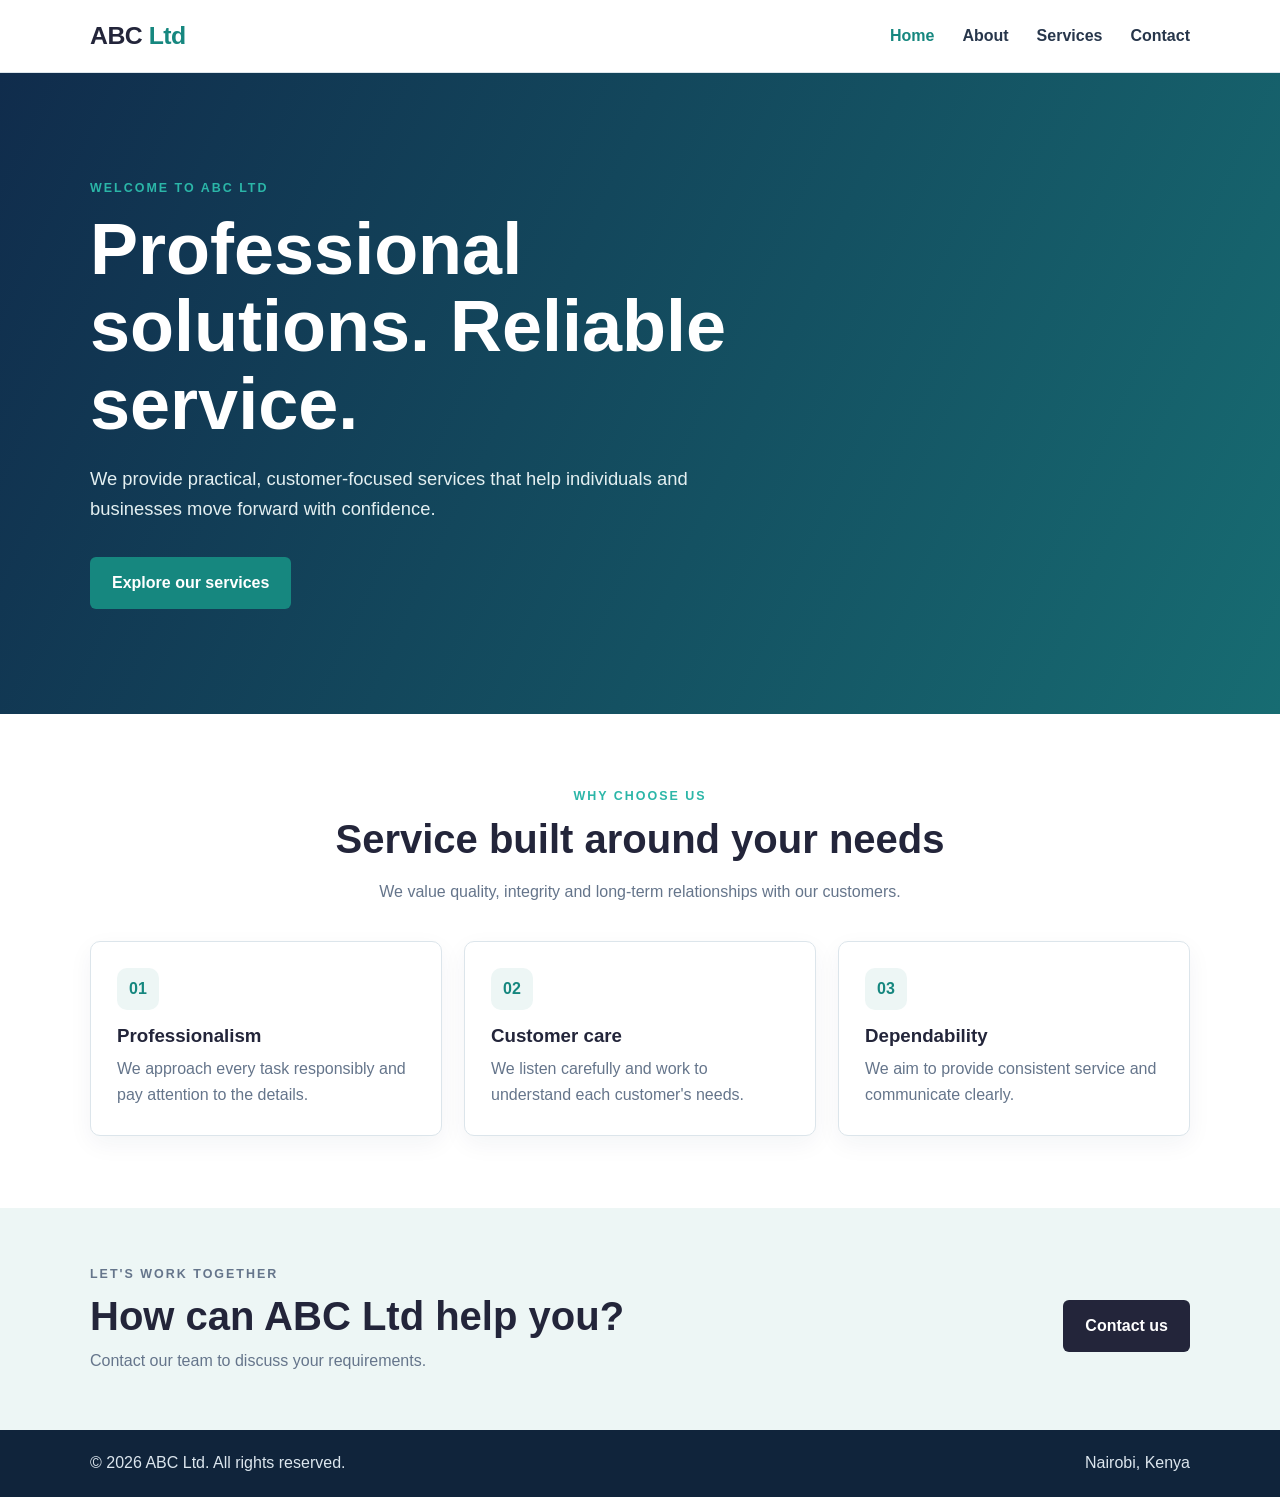
<file: index.html>
<!DOCTYPE html>
<html lang="en">
<head>
  <meta charset="UTF-8">
  <meta name="viewport" content="width=device-width, initial-scale=1.0">
  <meta name="description" content="ABC Ltd provides reliable professional business services.">
  <title>ABC Ltd | Home</title>
  <link rel="stylesheet" href="assets/style.css">
  <script src="assets/script.js" defer></script>
</head>
<body>
  <header class="site-header">
    <div class="container nav-wrap">
      <a class="brand" href="index.html">ABC <span>Ltd</span></a>
      <button class="menu-toggle" type="button" aria-label="Open navigation" aria-expanded="false">☰</button>
      <nav class="nav-links" aria-label="Main navigation">
        <a class="active" href="index.html">Home</a>
        <a href="about.html">About</a>
        <a href="services.html">Services</a>
        <a href="contact.php">Contact</a>
      </nav>
    </div>
  </header>

  <main>
    <section class="hero">
      <div class="container hero-content">
        <p class="eyebrow">WELCOME TO ABC LTD</p>
        <h1>Professional solutions. Reliable service.</h1>
        <p>We provide practical, customer-focused services that help individuals and businesses move forward with confidence.</p>
        <a class="button" href="services.html">Explore our services</a>
      </div>
    </section>

    <section class="section container">
      <div class="section-intro">
        <p class="eyebrow">WHY CHOOSE US</p>
        <h2>Service built around your needs</h2>
        <p>We value quality, integrity and long-term relationships with our customers.</p>
      </div>
      <div class="card-grid">
        <article class="card"><span class="number">01</span><h3>Professionalism</h3><p>We approach every task responsibly and pay attention to the details.</p></article>
        <article class="card"><span class="number">02</span><h3>Customer care</h3><p>We listen carefully and work to understand each customer's needs.</p></article>
        <article class="card"><span class="number">03</span><h3>Dependability</h3><p>We aim to provide consistent service and communicate clearly.</p></article>
      </div>
    </section>

    <section class="callout">
      <div class="container callout-inner">
        <div><p class="eyebrow">LET'S WORK TOGETHER</p><h2>How can ABC Ltd help you?</h2><p>Contact our team to discuss your requirements.</p></div>
        <a class="button button-light" href="contact.php">Contact us</a>
      </div>
    </section>
  </main>

  <footer class="footer"><div class="container footer-inner"><p>© <span class="current-year"></span> ABC Ltd. All rights reserved.</p><p>Nairobi, Kenya</p></div></footer>
</body>
</html>
</file>
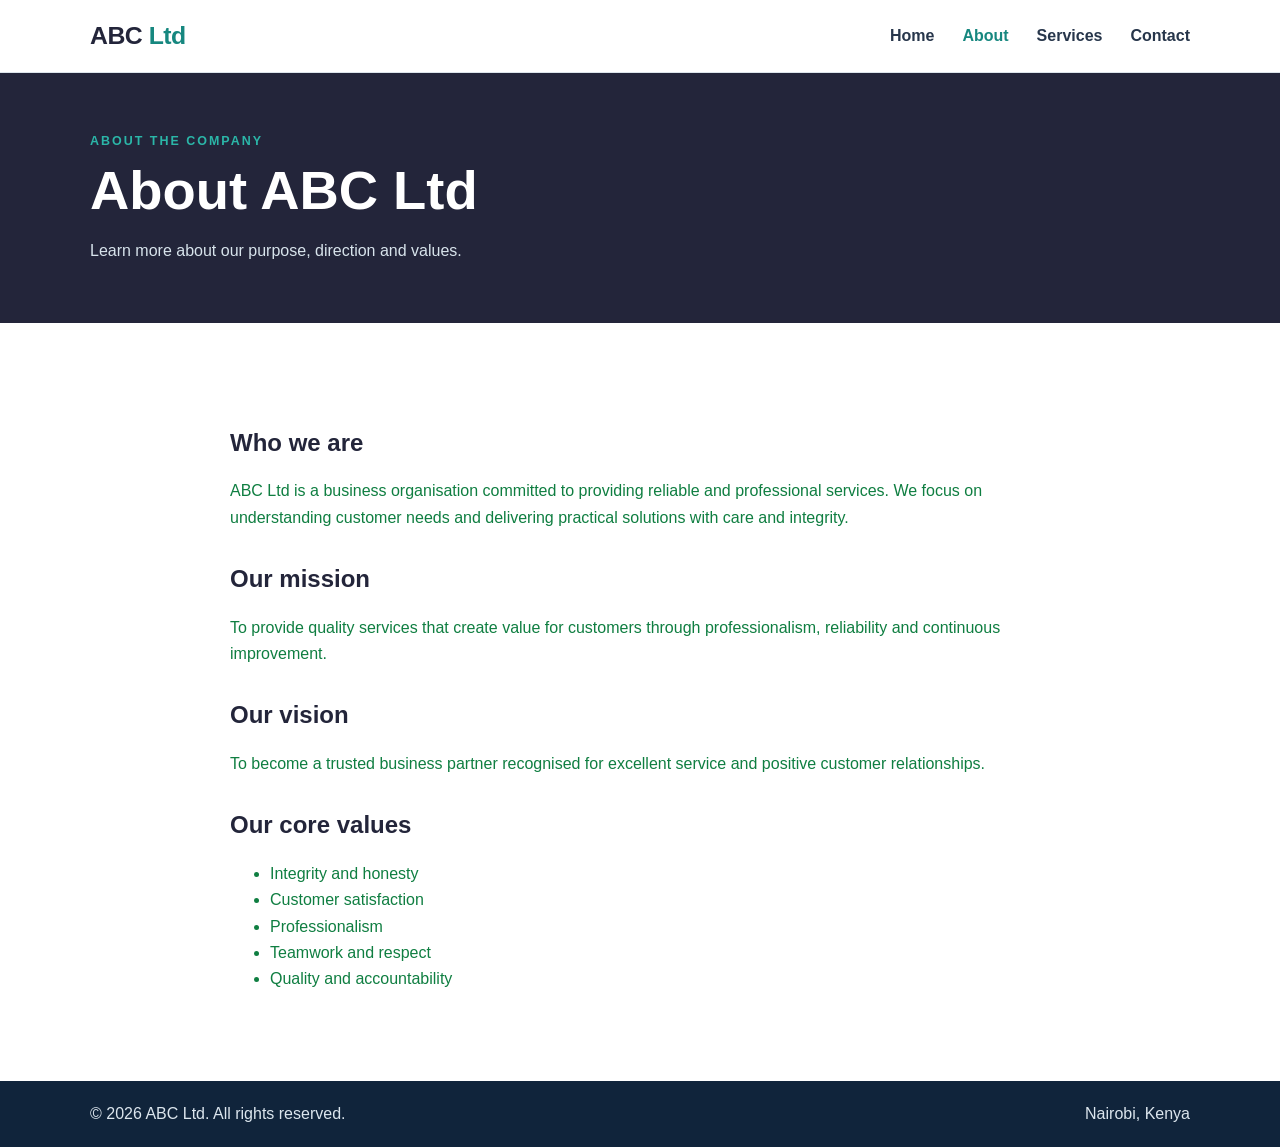
<file: about.html>
<!DOCTYPE html>
<html lang="en">
<head>
  <meta charset="UTF-8">
  <meta name="viewport" content="width=device-width, initial-scale=1.0">
  <title>ABC Ltd | About Us</title>
  <link rel="stylesheet" href="assets/style.css">
  <script src="assets/script.js" defer></script>
</head>
<body>
  <header class="site-header"><div class="container nav-wrap">
    <a class="brand" href="index.html">ABC <span>Ltd</span></a>
    <button class="menu-toggle" type="button" aria-label="Open navigation" aria-expanded="false">☰</button>
    <nav class="nav-links" aria-label="Main navigation">
      <a href="index.html">Home</a><a class="active" href="about.html">About</a>
      <a href="services.html">Services</a><a href="contact.php">Contact</a>
    </nav>
  </div></header>
  <main>
    <section class="page-heading"><div class="container"><p class="eyebrow">ABOUT THE COMPANY</p><h1>About ABC Ltd</h1><p>Learn more about our purpose, direction and values.</p></div></section>
    <section class="section container text-page">
      <h2>Who we are</h2>
      <p>ABC Ltd is a business organisation committed to providing reliable and professional services. We focus on understanding customer needs and delivering practical solutions with care and integrity.</p>
      <h2>Our mission</h2>
      <p>To provide quality services that create value for customers through professionalism, reliability and continuous improvement.</p>
      <h2>Our vision</h2>
      <p>To become a trusted business partner recognised for excellent service and positive customer relationships.</p>
      <h2>Our core values</h2>
      <ul><li>Integrity and honesty</li><li>Customer satisfaction</li><li>Professionalism</li><li>Teamwork and respect</li><li>Quality and accountability</li></ul>
    </section>
  </main>
  <footer class="footer"><div class="container footer-inner"><p>© <span class="current-year"></span> ABC Ltd. All rights reserved.</p><p>Nairobi, Kenya</p></div></footer>
</body>
</html>
</file>
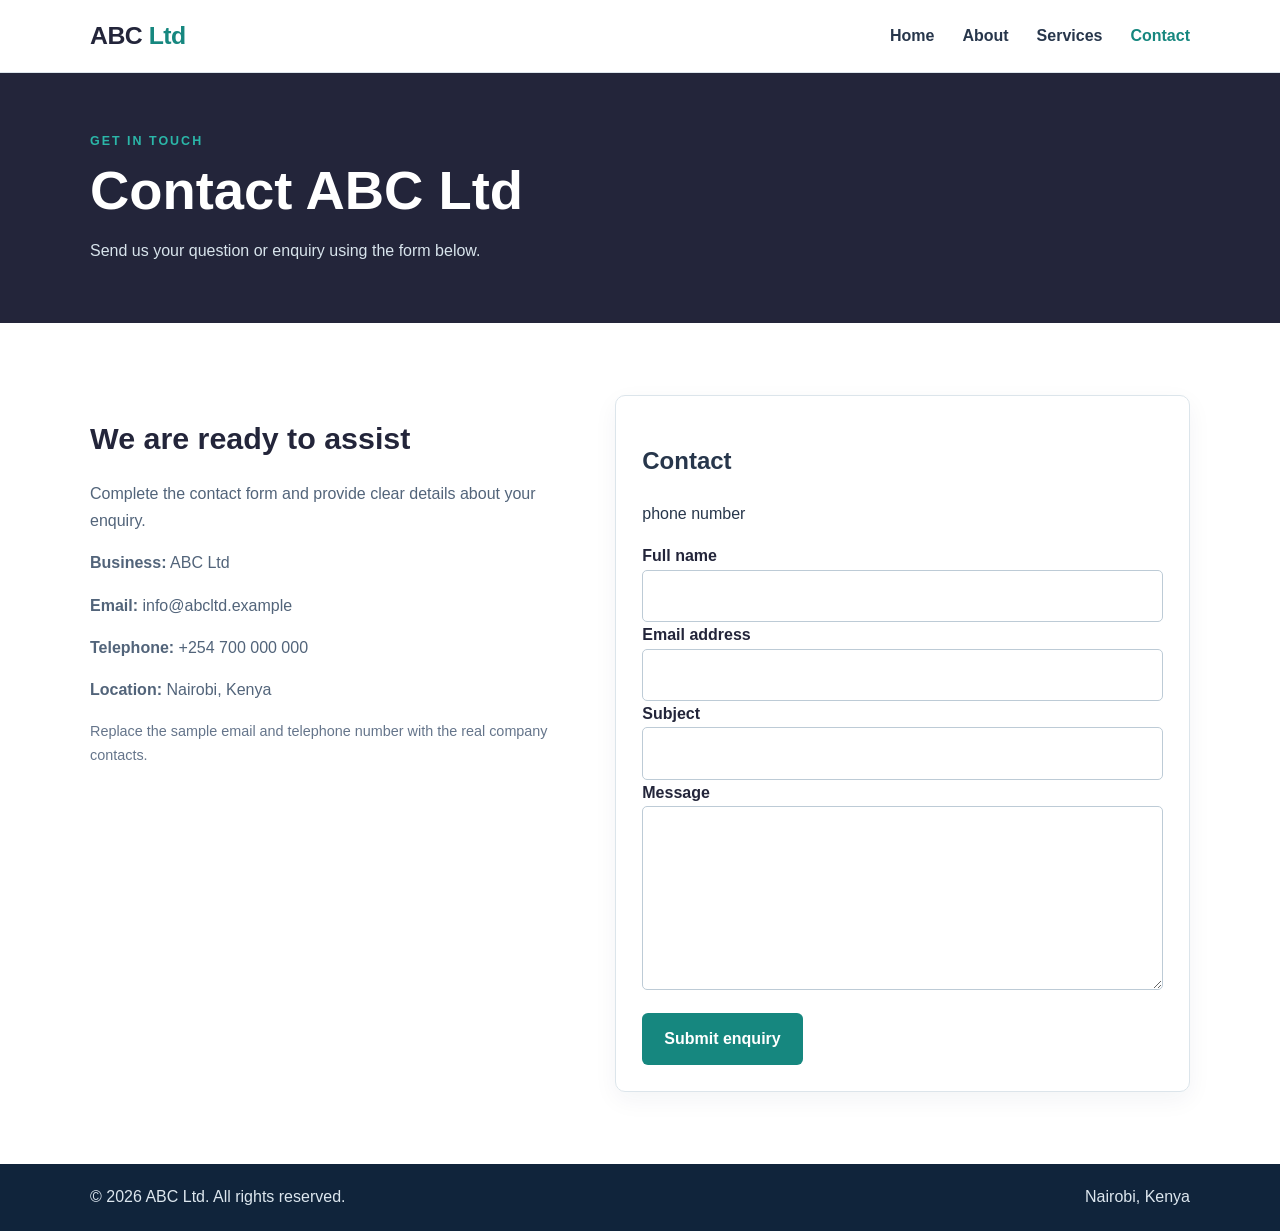
<file: contact.html>
<!DOCTYPE html>
<html lang="en">
<head>
  <meta charset="UTF-8">
  <meta name="viewport" content="width=device-width, initial-scale=1.0">
  <title>ABC Ltd | Contact</title>
  <link rel="stylesheet" href="assets/style.css">
  <script src="assets/script.js" defer></script>
</head>
<body>
  <header class="site-header"><div class="container nav-wrap">
    <a class="brand" href="index.html">ABC <span>Ltd</span></a>
    <button class="menu-toggle" type="button" aria-label="Open navigation" aria-expanded="false">☰</button>
    <nav class="nav-links" aria-label="Main navigation">
      <a href="index.html">Home</a><a href="about.html">About</a>
      <a href="services.html">Services</a><a class="active" href="contact.php">Contact</a>
    </nav>
  </div></header>
  <main>
    <section class="page-heading"><div class="container"><p class="eyebrow">GET IN TOUCH</p><h1>Contact ABC Ltd</h1><p>Send us your question or enquiry using the form below.</p></div></section>
    <section class="section container contact-layout">
      <div class="contact-info">
        <h2>We are ready to assist</h2>
        <p>Complete the contact form and provide clear details about your enquiry.</p>
        <p><strong>Business:</strong> ABC Ltd</p>
        <p><strong>Email:</strong> info@abcltd.example</p>
        <p><strong>Telephone:</strong> +254 700 000 000</p>
        <p><strong>Location:</strong> Nairobi, Kenya</p>
        <p class="muted">Replace the sample email and telephone number with the real company contacts.</p>
      </div>
      <form class="contact-form" method="post" action="contact.html">
        <contact-Number-header><h2>Contact</h2><p>phone number</p></contact-form-header>
         
        <input type="hidden" name="csrf_token" value="<?php echo htmlspecialchars($_SESSION['csrf_token'], ENT_QUOTES, 'UTF-8'); ?>">
        <div class="honeypot" aria-hidden="true"><label for="website">Leave this field empty</label><input id="website" name="website" type="text" tabindex="-1" autocomplete="off"></div>
        <label for="name">Full name</label>
        <input id="name" name="name" type="text" minlength="2" maxlength="100" required>
        <label for="email">Email address</label>
        <input id="email" name="email" type="email"maxlength="150" required>
        <label for="subject">Subject</label>
        <input id="subject" name="subject" type="text"  maxlength="150" required>
        <label for="message">Message</label>
        <textarea id="message" name="message" rows="6" maxlength="5000" required></textarea>
        <button class="button" type="submit">Submit enquiry</button>
      </form>
    </section>
  </main>
  <footer class="footer"><div class="container footer-inner"><p>© <span class="current-year"></span> ABC Ltd. All rights reserved.</p><p>Nairobi, Kenya</p></div></footer>
</body>
</html>
</file>
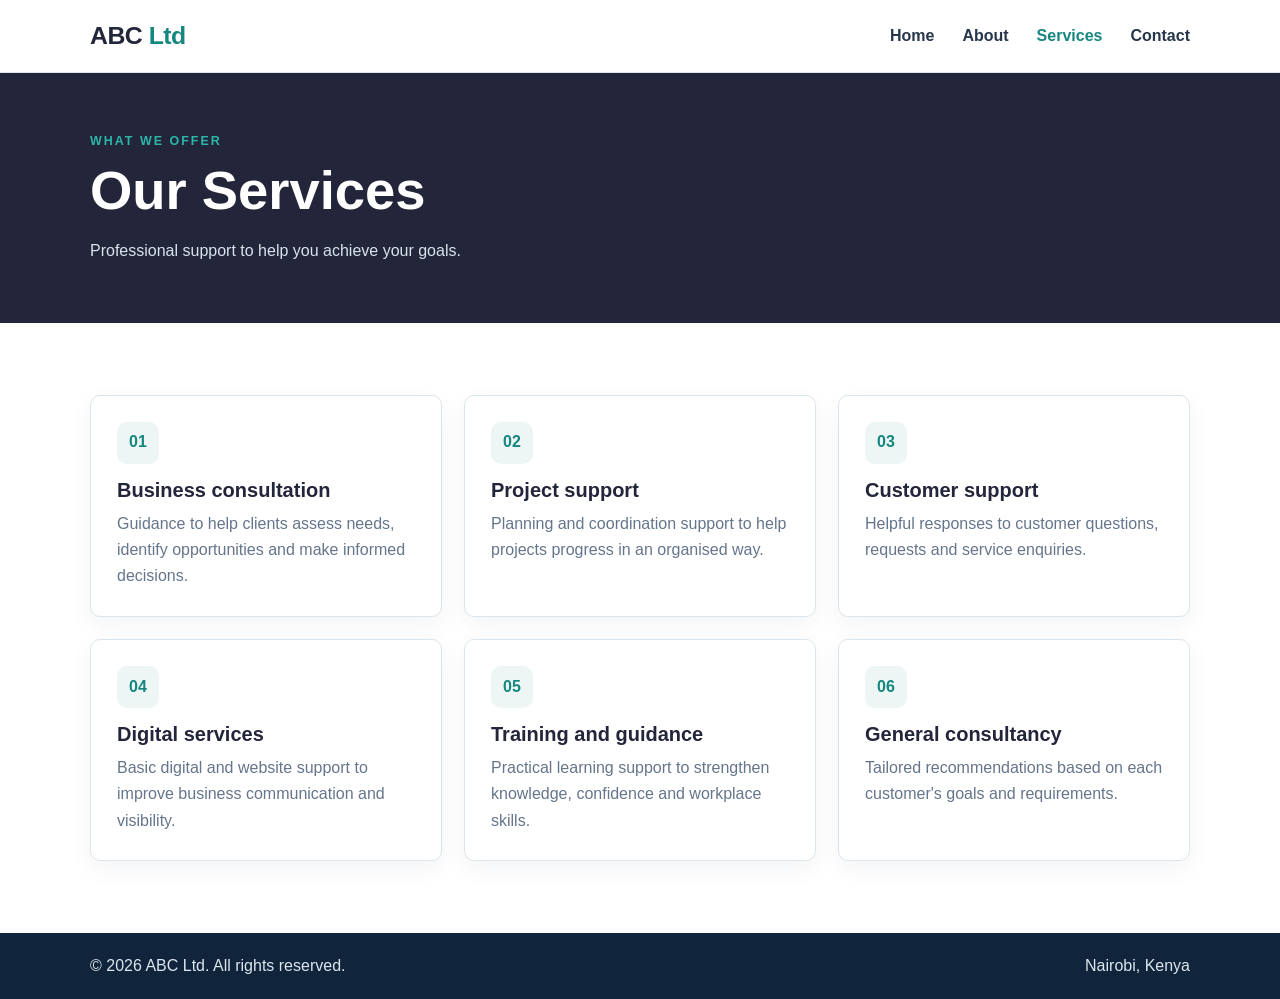
<file: services.html>
<!DOCTYPE html>
<html lang="en">
<head>
  <meta charset="UTF-8">
  <meta name="viewport" content="width=device-width, initial-scale=1.0">
  <title>ABC Ltd | Services</title>
  <link rel="stylesheet" href="assets/style.css">
  <script src="assets/script.js" defer></script>
</head>
<body>
  <header class="site-header"><div class="container nav-wrap">
    <a class="brand" href="index.html">ABC <span>Ltd</span></a>
    <button class="menu-toggle" type="button" aria-label="Open navigation" aria-expanded="false">☰</button>
    <nav class="nav-links" aria-label="Main navigation">
      <a href="index.html">Home</a><a href="about.html">About</a>
      <a class="active" href="services.html">Services</a><a href="contact.php">Contact</a>
    </nav>
  </div></header>
  <main>
    <section class="page-heading"><div class="container"><p class="eyebrow">WHAT WE OFFER</p><h1>Our Services</h1><p>Professional support to help you achieve your goals.</p></div></section>
    <section class="section container">
      <div class="card-grid service-grid">
        <article class="card"><span class="number">01</span><h2>Business consultation</h2><p>Guidance to help clients assess needs, identify opportunities and make informed decisions.</p></article>
        <article class="card"><span class="number">02</span><h2>Project support</h2><p>Planning and coordination support to help projects progress in an organised way.</p></article>
        <article class="card"><span class="number">03</span><h2>Customer support</h2><p>Helpful responses to customer questions, requests and service enquiries.</p></article>
        <article class="card"><span class="number">04</span><h2>Digital services</h2><p>Basic digital and website support to improve business communication and visibility.</p></article>
        <article class="card"><span class="number">05</span><h2>Training and guidance</h2><p>Practical learning support to strengthen knowledge, confidence and workplace skills.</p></article>
        <article class="card"><span class="number">06</span><h2>General consultancy</h2><p>Tailored recommendations based on each customer's goals and requirements.</p></article>
      </div>
    </section>
  </main>
  <footer class="footer"><div class="container footer-inner"><p>© <span class="current-year"></span> ABC Ltd. All rights reserved.</p><p>Nairobi, Kenya</p></div></footer>
</body>
</html>
</file>
<file: assets/style.css>
:root{--navy:#23253a;--teal:#16877f;--ink:#27364b;--muted:#65758b;--pale:#edf6f5;--line:#dce5eb;--white:#fff}
*{box-sizing:border-box}
html{scroll-behavior:smooth}
body{margin:0;font-family:Arial,Helvetica,sans-serif;color:var(--ink);line-height:1.65;background:#fff}
.container{width:min(1100px,90%);margin:0 auto}
.site-header{background:var(--white);border-bottom:1px solid var(--line);position:sticky;top:0;z-index:20}
.nav-wrap{min-height:72px;display:flex;align-items:center;justify-content:space-between;gap:20px}
.brand{font-size:1.55rem;font-weight:800;color:var(--navy);text-decoration:none;letter-spacing:-.5px}
.brand span{color:var(--teal)}
.nav-links{display:flex;align-items:center;gap:28px}
.nav-links a{color:var(--ink);text-decoration:none;font-weight:700}
.nav-links a:hover,.nav-links a.active{color:var(--teal)}
.menu-toggle{display:none;border:0;background:transparent;color:var(--navy);font-size:1.8rem;cursor:pointer}
.hero{padding:105px 0;background:linear-gradient(115deg,#102c4c,#176c72);color:#fff}
.hero-content{max-width:760px;margin-left:max(5%,calc((100% - 1100px)/2))}
.hero h1{font-size:clamp(2.4rem,6vw,4.5rem);line-height:1.08;max-width:720px;margin:12px 0 20px}
.hero-content>p:not(.eyebrow){font-size:1.15rem;color:#e3eff1;max-width:650px}
.eyebrow{font-size:.78rem;letter-spacing:2px;font-weight:800;color:#2bb6a8;margin:0 0 8px}
.button{display:inline-block;padding:13px 22px;margin-top:14px;border:0;border-radius:6px;background:var(--teal);color:#fff;text-decoration:none;font:inherit;font-weight:700;cursor:pointer}
.button:hover{background:#106c66}
.section{padding:72px 0}
.section-intro{text-align:center;max-width:680px;margin:0 auto 36px}
.section-intro h2,.callout h2{font-size:clamp(1.8rem,4vw,2.5rem);line-height:1.2;color:var(--navy);margin:8px 0}
.section-intro>p:last-child{color:var(--muted)}
.card-grid{display:grid;grid-template-columns:repeat(3,minmax(0,1fr));gap:22px}
.card{padding:26px;border:1px solid var(--line);border-radius:10px;background:#fff;box-shadow:0 8px 24px rgba(20,45,78,.05)}
.card h2,.card h3{color:var(--navy);line-height:1.25;margin:14px 0 8px}
.card p{color:var(--muted);margin:0}
.number{display:inline-grid;place-items:center;width:42px;height:42px;border-radius:10px;background:var(--pale);color:var(--teal);font-weight:800}
.callout{background:var(--pale);padding:48px 0}
.callout-inner{display:flex;align-items:center;justify-content:space-between;gap:25px}
.callout p{color:var(--muted);margin:8px 0}
.button-light{background:var(--navy);white-space:nowrap}
.page-heading{background:var(--navy);color:#fff;padding:58px 0}
.page-heading h1{font-size:clamp(2.2rem,5vw,3.4rem);line-height:1.15;margin:5px 0}
.page-heading p:last-child{color:#d8e4ec;margin-bottom:0}
.text-page{max-width:820px}
.text-page h2{color:var(--navy);margin:28px 0 8px}
.text-page p,.text-page li{color:#0f7e41}
.service-grid .card h2{font-size:1.25rem}
.contact-layout{display:grid;grid-template-columns:.9fr 1.1fr;gap:55px;align-items:start}
.contact-info h2{color:var(--navy);font-size:1.9rem;line-height:1.2}
.contact-info p{color:#52647a}
.muted{font-size:.9rem;color:var(--muted)!important}
.contact-form{display:grid;gap:10px;padding:26px;border:1px solid var(--line);border-radius:10px;box-shadow:0 8px 24px rgba(20,45,78,.05)}
.contact-form label{font-weight:700;color:var(--navy);margin-top:5px}
.contact-form input,.contact-form textarea{width:100%;padding:12px;border:1px solid #bdcbd6;border-radius:5px;font:inherit;color:var(--ink)}
.contact-form input:focus,.contact-form textarea:focus{outline:2px solid #78c9c1;border-color:var(--teal)}
.contact-form .button{justify-self:start}
.form-message{padding:12px;border-radius:6px;font-weight:700;margin:0 0 8px}
.form-message.success{background:#e8f7ee;color:#17643b}
.form-message.error{background:#fff0ef;color:#9c2924}
.honeypot{position:absolute;left:-10000px;width:1px;height:1px;overflow:hidden}
.footer{background:#10243b;color:#dce6ee;padding:20px 0}
.footer-inner{display:flex;justify-content:space-between;gap:12px;flex-wrap:wrap}
.footer p{margin:0}
@media(max-width:760px){
 .menu-toggle{display:block}
 .nav-links{display:none;position:absolute;left:0;right:0;top:72px;padding:18px 5%;background:#fff;border-bottom:1px solid var(--line);flex-direction:column;align-items:flex-start;gap:15px}
 .nav-links.open{display:flex}
 .hero{padding:76px 0}
 .hero-content{margin:0 auto;width:90%}
 .section{padding:52px 0}
 .card-grid{grid-template-columns:1fr}
 .callout-inner{align-items:flex-start;flex-direction:column}
 .contact-layout{grid-template-columns:1fr;gap:25px}
}
</file>
